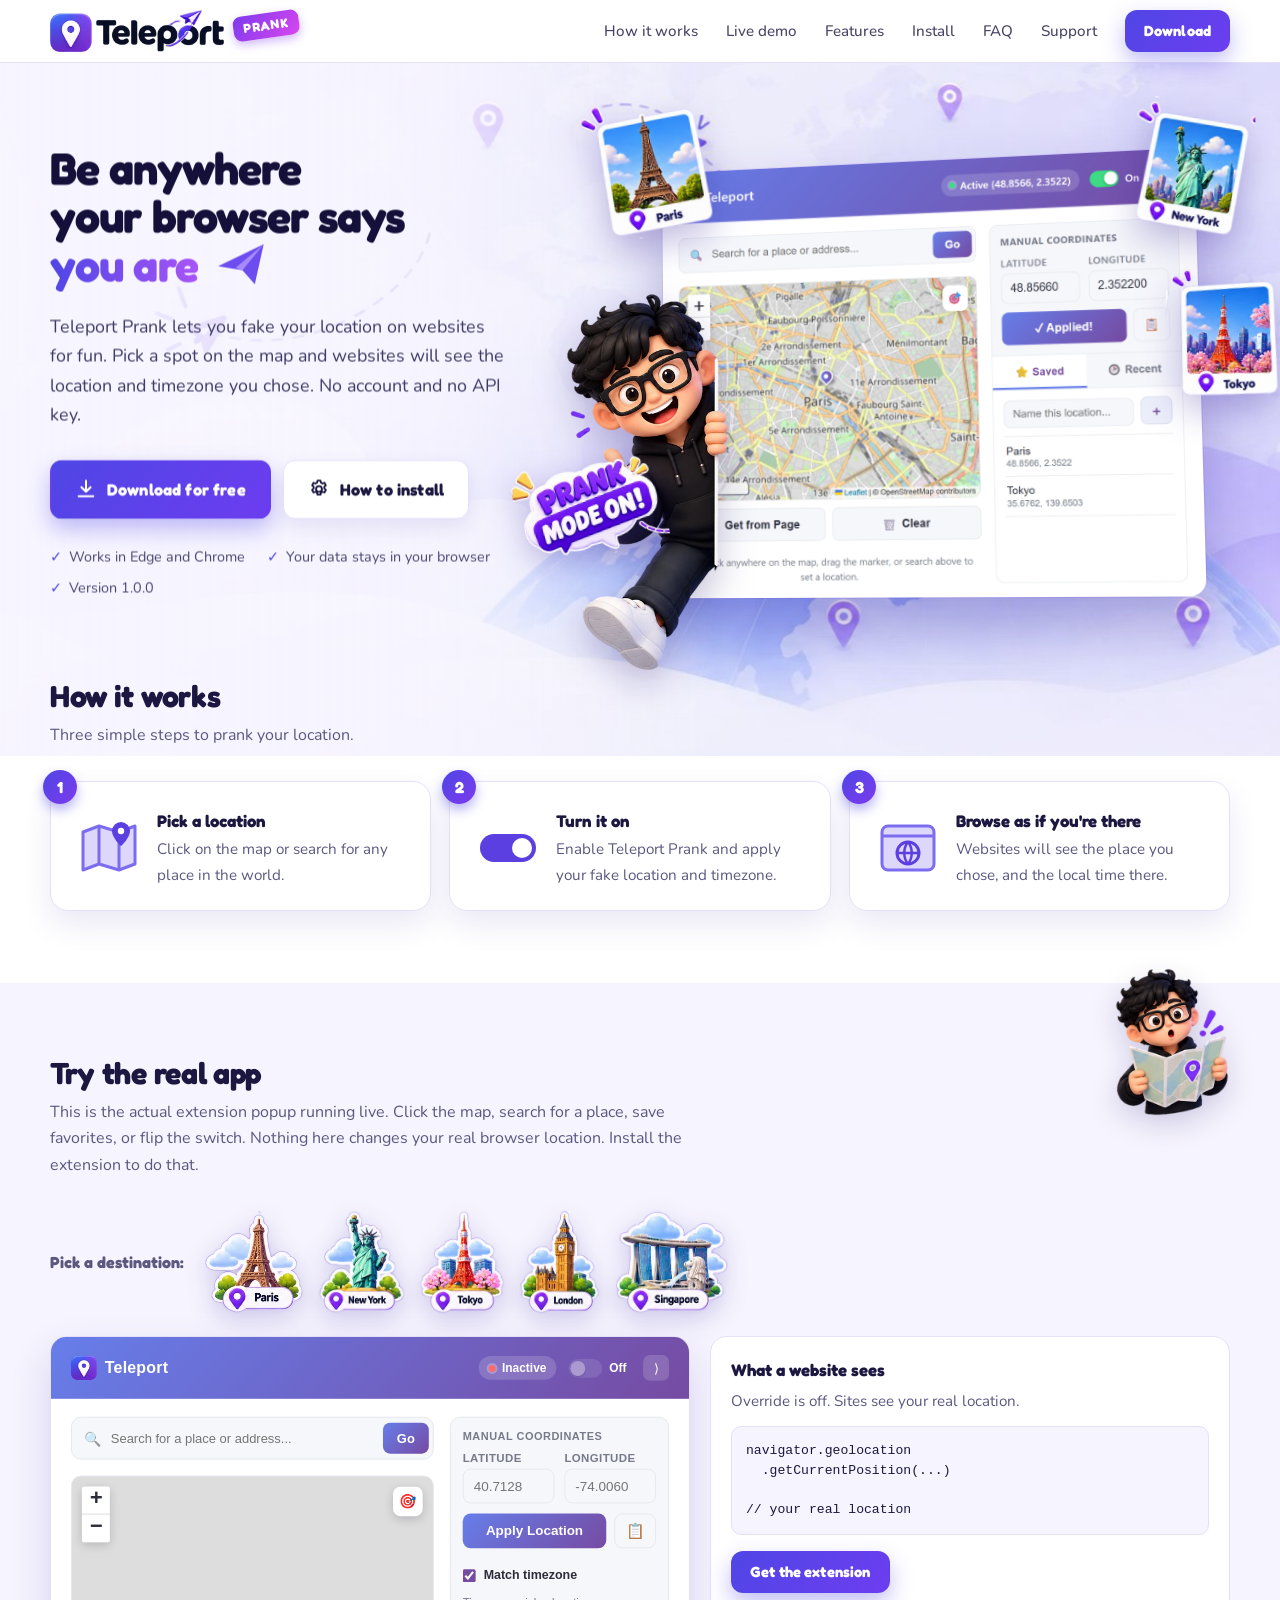
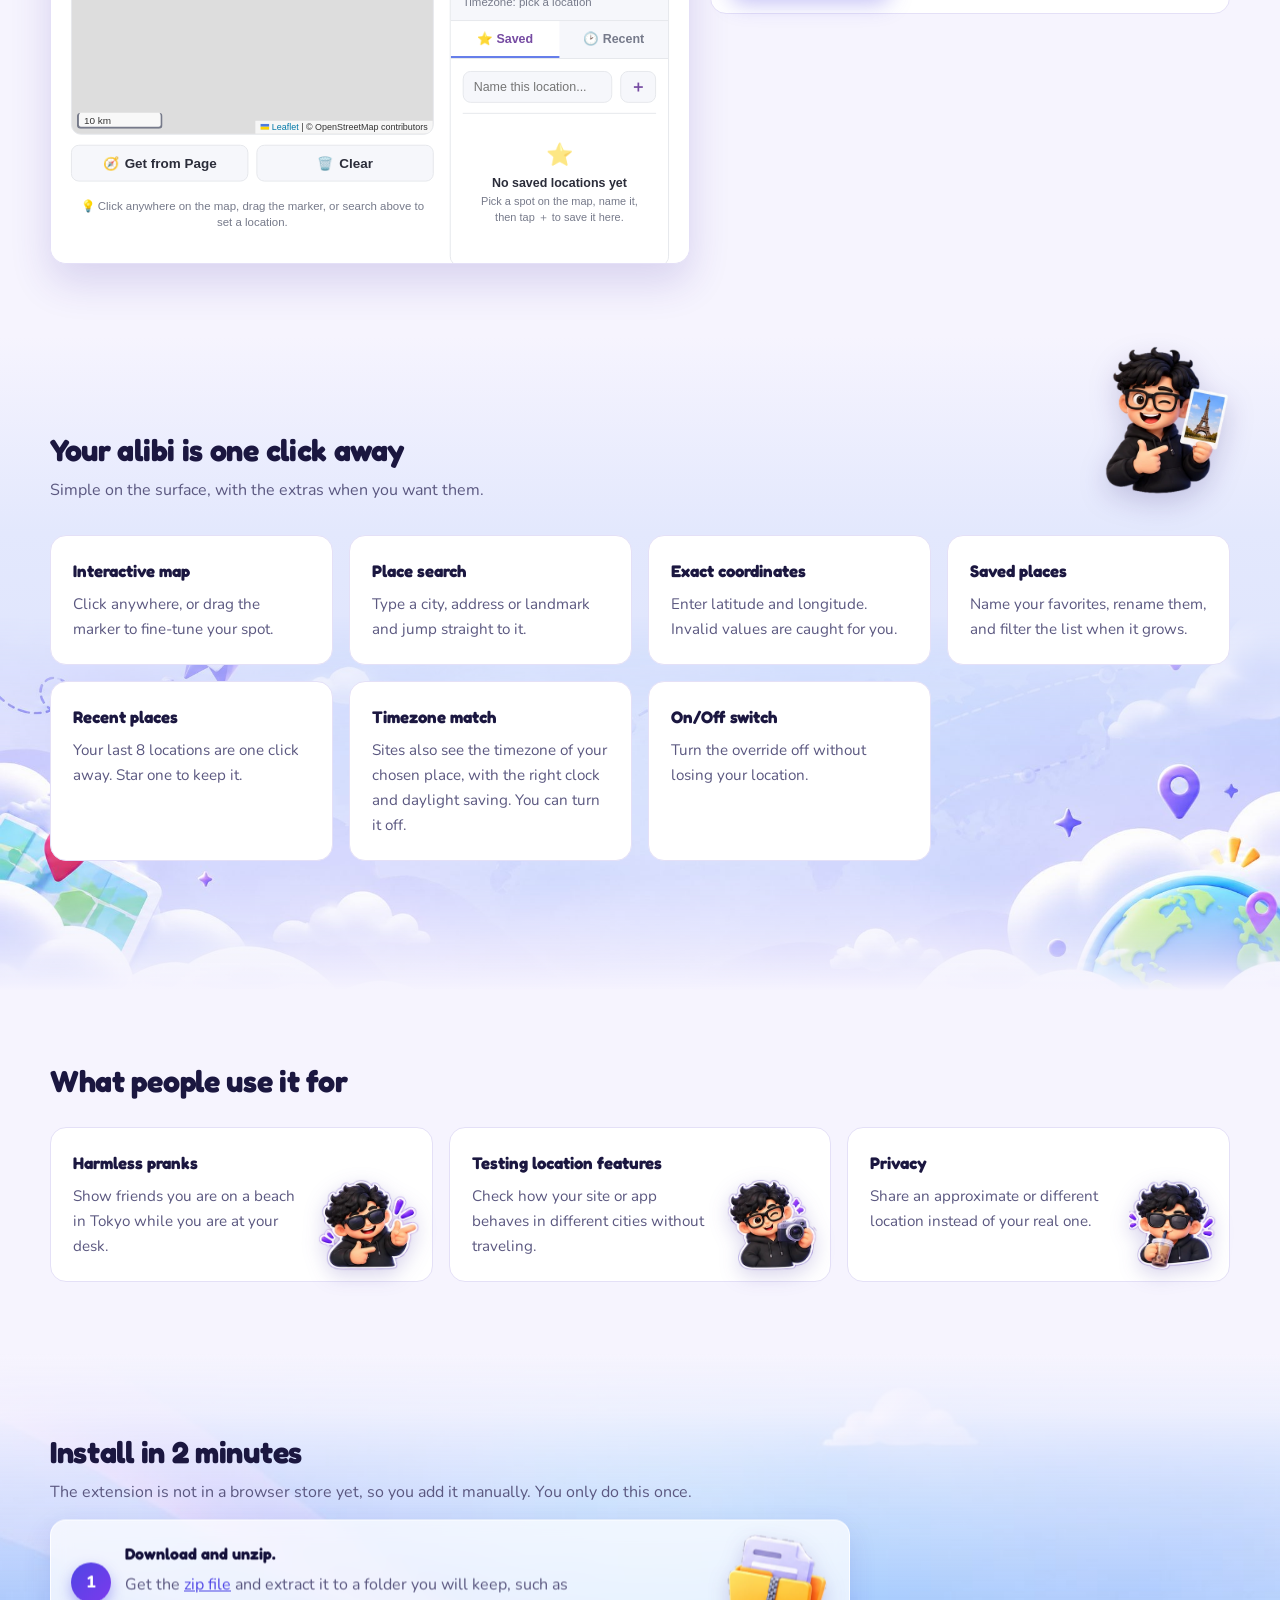
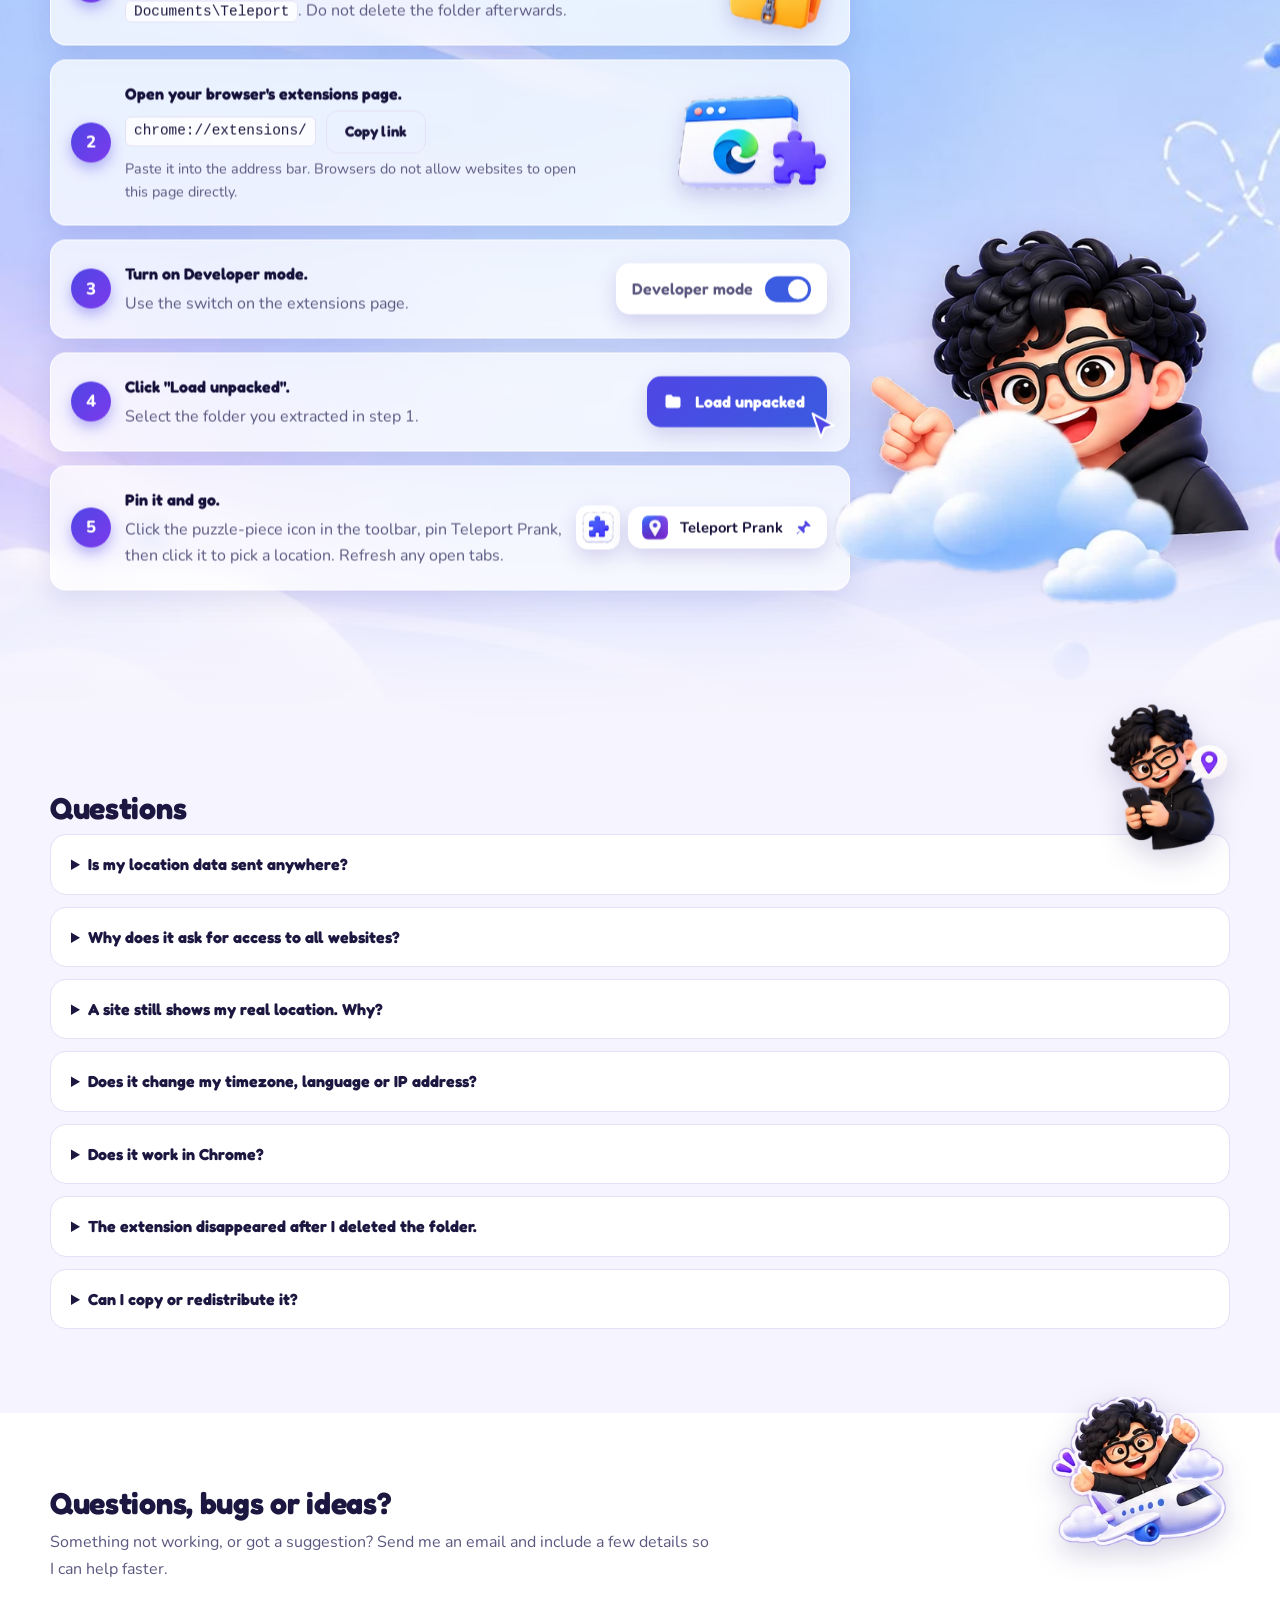
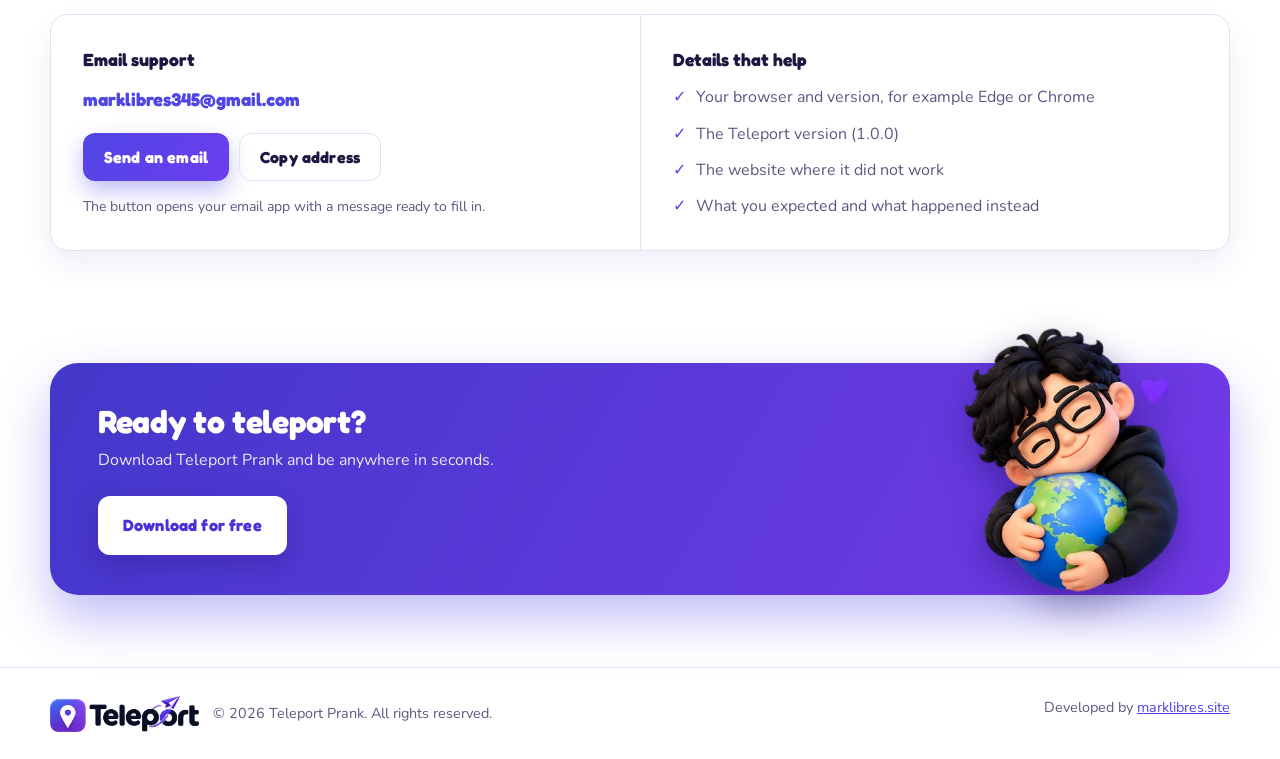
<file: index.html>
<!DOCTYPE html>
<html lang="en">
<head>
  <meta charset="UTF-8">
  <meta name="viewport" content="width=device-width, initial-scale=1.0">
  <title>Teleport Prank - Fake your browser location for fun</title>
  <meta name="description" content="Teleport Prank lets you fake your location on websites for fun. Pick a spot on the map and websites will see the location and timezone you chose. No account and no API key.">
  <meta name="author" content="marklibres.site">
  <meta name="color-scheme" content="light">
  <link rel="icon" href="assets/icon.png">
  <link rel="stylesheet" href="styles.css">
  <script>document.documentElement.classList.add("js")</script>
</head>
<body>
  <a class="skip-link" href="#main">Skip to content</a>

  <header class="site-header">
    <div class="wrap">
      <a class="brand" href="#top">
        <img class="brand-logo" src="assets/pack/logo.webp" width="560" height="134" alt="Teleport">
        <span class="badge-prank">PRANK</span>
      </a>
      <nav class="site-nav" aria-label="Main">
        <a href="#how">How it works</a>
        <a href="#demo">Live demo</a>
        <a href="#features">Features</a>
        <a href="#install">Install</a>
        <a href="#faq">FAQ</a>
        <a href="#support">Support</a>
        <a class="btn btn-primary btn-small" href="https://github.com/mark-anthony-libres/TeleportPrankWeb/releases/latest/download/teleport.zip" download>Download</a>
      </nav>
    </div>
  </header>

  <main id="main">
    <div id="top" class="hero-band">
      <div class="wrap hero">
        <div class="hero-text">
          <h1>Be anywhere<br>your browser says<br><span class="grad">you are</span>
            <svg class="h1-plane" viewBox="0 0 48 40" width="52" height="44" aria-hidden="true"><path d="M2 18 46 2 34 38 24 24 2 18Z" fill="#6d4cf0"/><path d="M24 24 46 2 18 21Z" fill="#a78bfa"/></svg>
          </h1>
          <p class="lead">Teleport Prank lets you fake your location on websites for fun. Pick a spot on the map and websites will see the location and timezone you chose. No account and no API key.</p>
          <div class="hero-actions">
            <a class="btn btn-primary btn-large" href="https://github.com/mark-anthony-libres/TeleportPrankWeb/releases/latest/download/teleport.zip" download>
              <svg viewBox="0 0 24 24" width="22" height="22" aria-hidden="true"><path fill="none" stroke="currentColor" stroke-width="2.2" stroke-linecap="round" stroke-linejoin="round" d="M12 3v12m0 0-5-5m5 5 5-5M4 20h16"/></svg>
              Download for free
            </a>
            <a class="btn btn-light btn-large" href="#install">
              <svg viewBox="0 0 24 24" width="22" height="22" aria-hidden="true"><circle cx="12" cy="12" r="3.2" fill="none" stroke="currentColor" stroke-width="2"/><path fill="none" stroke="currentColor" stroke-width="2" stroke-linejoin="round" d="m10.4 2.8-.5 2.2a7.3 7.3 0 0 0-1.7 1l-2.1-.8-1.6 2.8 1.7 1.5a7.5 7.5 0 0 0 0 2l-1.7 1.5 1.6 2.8 2.1-.8a7.3 7.3 0 0 0 1.7 1l.5 2.2h3.2l.5-2.2a7.3 7.3 0 0 0 1.7-1l2.1.8 1.6-2.8-1.7-1.5a7.5 7.5 0 0 0 0-2l1.7-1.5-1.6-2.8-2.1.8a7.3 7.3 0 0 0-1.7-1l-.5-2.2h-3.2Z"/></svg>
              How to install
            </a>
          </div>
          <ul class="trust">
            <li>Works in Edge and Chrome</li>
            <li>Your data stays in your browser</li>
            <li>Version 1.0.0</li>
          </ul>
        </div>

        <div class="hero-visual">
          <div class="layer layer-paris"><img class="float-card card-paris" src="assets/stickers/paris.webp" width="285" height="300" alt="" aria-hidden="true"></div>
          <div class="layer layer-ny"><img class="float-card card-ny" src="assets/stickers/newyork.webp" width="266" height="300" alt="" aria-hidden="true"></div>
          <div class="layer layer-tokyo"><img class="float-card card-tokyo" src="assets/stickers/tokyo.webp" width="273" height="300" alt="" aria-hidden="true"></div>

          <div class="layer-popup">
            <div class="hero-popup">
              <img src="assets/screenshot.png" width="640" height="515" alt="The Teleport popup showing a map of Paris, the active location in the header, manual coordinate fields, and a saved locations list.">
            </div>
          </div>

          <div class="layer layer-mascot"><img class="hero-mascot" src="assets/mascot/peek.webp" width="284" height="640" alt="" aria-hidden="true"></div>
          <div class="layer layer-bubble"><img class="bubble" src="assets/stickers/bubble.webp" width="440" height="281" alt="Prank mode on!"></div>
        </div>
      </div>
    </div>

    <section id="how" class="how-section">
      <div class="wrap">
        <h2>How it works</h2>
        <p class="section-lead">Three simple steps to prank your location.</p>
        <ol class="how">
          <li>
            <span class="how-num">1</span>
            <svg class="how-icon" viewBox="0 0 64 64" aria-hidden="true"><path d="M6 16 22 10l20 6 16-6v38l-16 6-20-6-16 6Z" fill="#dcd7fb" stroke="#7c6cf0" stroke-width="3" stroke-linejoin="round"/><path d="M22 10v38M42 16v38" stroke="#7c6cf0" stroke-width="3"/><path d="M44 6a9 9 0 0 1 9 9c0 7-9 15-9 15s-9-8-9-15a9 9 0 0 1 9-9Z" fill="#5b3fe0"/><circle cx="44" cy="15" r="3.2" fill="#fff"/></svg>
            <div>
              <h3>Pick a location</h3>
              <p>Click on the map or search for any place in the world.</p>
            </div>
          </li>
          <li>
            <span class="how-num">2</span>
            <svg class="how-icon" viewBox="0 0 64 64" aria-hidden="true"><rect x="4" y="18" width="56" height="28" rx="14" fill="#5b3fe0"/><circle cx="46" cy="32" r="10" fill="#fff"/></svg>
            <div>
              <h3>Turn it on</h3>
              <p>Enable Teleport Prank and apply your fake location and timezone.</p>
            </div>
          </li>
          <li>
            <span class="how-num">3</span>
            <svg class="how-icon" viewBox="0 0 64 64" aria-hidden="true"><rect x="6" y="10" width="52" height="44" rx="6" fill="#dcd7fb" stroke="#7c6cf0" stroke-width="3"/><path d="M6 20h52" stroke="#7c6cf0" stroke-width="3"/><circle cx="32" cy="37" r="11" fill="none" stroke="#5b3fe0" stroke-width="3"/><path d="M21 37h22M32 26c-5 6-5 16 0 22m0-22c5 6 5 16 0 22" fill="none" stroke="#5b3fe0" stroke-width="2.5"/></svg>
            <div>
              <h3>Browse as if you're there</h3>
              <p>Websites will see the place you chose, and the local time there.</p>
            </div>
          </li>
        </ol>
      </div>
    </section>

    <section id="demo" class="alt">
      <div class="wrap">
        <div class="section-head">
          <h2>Try the real app</h2>
          <img class="section-mascot" src="assets/mascot/map.webp" width="303" height="373" alt="" aria-hidden="true">
        </div>
        <p class="section-lead">This is the actual extension popup running live. Click the map, search for a place, save favorites, or flip the switch. Nothing here changes your real browser location. Install the extension to do that.</p>
        <div class="dest" role="group" aria-label="Pick a destination">
          <span class="dest-label">Pick a destination:</span>
          <button type="button" class="dest-btn" data-lat="48.8566" data-lng="2.3522" aria-label="Teleport to Paris"><img src="assets/pack/paris.webp" width="197" height="205" alt=""></button>
          <button type="button" class="dest-btn" data-lat="40.7128" data-lng="-74.006" aria-label="Teleport to New York"><img src="assets/pack/newyork.webp" width="197" height="236" alt=""></button>
          <button type="button" class="dest-btn" data-lat="35.6762" data-lng="139.6503" aria-label="Teleport to Tokyo"><img src="assets/pack/tokyo.webp" width="195" height="236" alt=""></button>
          <button type="button" class="dest-btn" data-lat="51.5074" data-lng="-0.1278" aria-label="Teleport to London"><img src="assets/pack/london.webp" width="193" height="240" alt=""></button>
          <button type="button" class="dest-btn" data-lat="1.2834" data-lng="103.8607" aria-label="Teleport to Singapore"><img src="assets/pack/singapore.webp" width="245" height="226" alt=""></button>
        </div>
        <div class="demo">
          <div class="demo-frame-wrap" id="demoFrameWrap">
            <iframe id="demoFrame" class="demo-frame" src="demo/popup.html" title="Teleport live demo" width="640" height="530" allow="geolocation"></iframe>
          </div>
          <aside class="demo-side" aria-live="polite">
            <h3>What a website sees</h3>
            <p class="demo-place" id="demoStatus">Override is off. Sites see your real location.</p>
            <pre class="demo-code" id="demoCode">navigator.geolocation
  .getCurrentPosition(...)

// your real location</pre>
            <div class="demo-actions">
              <a class="btn btn-primary btn-small" href="#install">Get the extension</a>
            </div>
          </aside>
        </div>
      </div>
    </section>

    <section id="features" data-parallax-bg>
      <div class="wrap">
        <div class="section-head">
          <h2>Your alibi is one click away</h2>
          <img class="section-mascot" src="assets/mascot/photo.webp" width="328" height="372" alt="" aria-hidden="true">
        </div>
        <p class="section-lead">Simple on the surface, with the extras when you want them.</p>
        <div class="grid">
          <div class="card">
            <h3>Interactive map</h3>
            <p>Click anywhere, or drag the marker to fine-tune your spot.</p>
          </div>
          <div class="card">
            <h3>Place search</h3>
            <p>Type a city, address or landmark and jump straight to it.</p>
          </div>
          <div class="card">
            <h3>Exact coordinates</h3>
            <p>Enter latitude and longitude. Invalid values are caught for you.</p>
          </div>
          <div class="card">
            <h3>Saved places</h3>
            <p>Name your favorites, rename them, and filter the list when it grows.</p>
          </div>
          <div class="card">
            <h3>Recent places</h3>
            <p>Your last 8 locations are one click away. Star one to keep it.</p>
          </div>
          <div class="card">
            <h3>Timezone match</h3>
            <p>Sites also see the timezone of your chosen place, with the right clock and daylight saving. You can turn it off.</p>
          </div>
          <div class="card">
            <h3>On/Off switch</h3>
            <p>Turn the override off without losing your location.</p>
          </div>
        </div>
      </div>
    </section>

    <section id="uses" class="alt">
      <div class="wrap">
        <h2>What people use it for</h2>
        <div class="grid">
          <div class="card card-emote">
            <img src="assets/pack/sunglasses.webp" width="231" height="210" alt="" aria-hidden="true">
            <h3>Harmless pranks</h3>
            <p>Show friends you are on a beach in Tokyo while you are at your desk.</p>
          </div>
          <div class="card card-emote">
            <img src="assets/pack/camera.webp" width="213" height="214" alt="" aria-hidden="true">
            <h3>Testing location features</h3>
            <p>Check how your site or app behaves in different cities without traveling.</p>
          </div>
          <div class="card card-emote">
            <img src="assets/pack/boba.webp" width="194" height="203" alt="" aria-hidden="true">
            <h3>Privacy</h3>
            <p>Share an approximate or different location instead of your real one.</p>
          </div>
        </div>
      </div>
    </section>

    <section id="install" data-parallax-bg>
      <div class="wrap install-wrap">
        <div class="section-head">
          <h2>Install in 2 minutes</h2>
        </div>
        <p class="section-lead">The extension is not in a browser store yet, so you add it manually. You only do this once.</p>
        <ol class="steps">
          <li>
            <strong>Download and unzip.</strong>
            <span>Get the <a href="https://github.com/mark-anthony-libres/TeleportPrankWeb/releases/latest/download/teleport.zip" download>zip file</a> and extract it to a folder you will keep, such as <code>Documents\Teleport</code>. Do not delete the folder afterwards.</span>
            <img class="step-art" src="assets/install/folder.webp" width="210" height="202" alt="" aria-hidden="true">
          </li>
          <li>
            <strong>Open your browser's extensions page.</strong>
            <span class="copy-row">
              <code id="extUrl">edge://extensions/</code>
              <button type="button" class="btn btn-ghost btn-small" id="copyUrl">Copy link</button>
            </span>
            <span class="hint" id="extHint">Paste it into the address bar. Browsers do not allow websites to open this page directly.</span>
            <img class="step-art" src="assets/install/browser.webp" width="240" height="154" alt="" aria-hidden="true">
          </li>
          <li>
            <strong>Turn on Developer mode.</strong>
            <span>Use the switch on the extensions page.</span>
            <span class="step-art chip-toggle" aria-hidden="true">Developer mode <i></i></span>
          </li>
          <li>
            <strong>Click "Load unpacked".</strong>
            <span>Select the folder you extracted in step 1.</span>
            <span class="step-art chip-load" aria-hidden="true"><svg viewBox="0 0 24 24" width="20" height="20"><path fill="#fff" d="M3 6.5A2.5 2.5 0 0 1 5.5 4H10l2 2.5h6.5A2.5 2.5 0 0 1 21 9v8.5a2.5 2.5 0 0 1-2.5 2.5h-13A2.5 2.5 0 0 1 3 17.5Z"/></svg>Load unpacked<svg class="cursor" viewBox="0 0 24 24" width="34" height="34"><path fill="#4f46e5" stroke="#fff" stroke-width="1.5" stroke-linejoin="round" d="M4 3l15 8.5-6.5 1.7L9.8 20Z"/></svg></span>
          </li>
          <li>
            <strong>Pin it and go.</strong>
            <span>Click the puzzle-piece icon in the toolbar, pin Teleport Prank, then click it to pick a location. Refresh any open tabs.</span>
            <span class="step-art chip-pin" aria-hidden="true"><img src="assets/install/puzzle.webp" width="90" height="87" alt=""><b><img src="assets/icon.png" width="26" height="26" alt="">Teleport Prank<svg viewBox="0 0 24 24" width="18" height="18"><path fill="#4f46e5" d="M14.5 3 21 9.5l-2 1-3.5-.5-3 3 .5 5-1.5 1.5-4-4L3 21l-1-1 5.5-4.5-4-4L5 10l5 .5 3-3-.5-3.500Z"/></svg></b></span>
          </li>
        </ol>
        <div class="install-hero" aria-hidden="true">
          <img class="install-mascot" src="assets/install/mascot.webp" width="488" height="395" alt="">
          <img class="install-cloud" src="assets/install/cloud.webp" width="321" height="184" alt="">
        </div>
      </div>
    </section>

    <section id="faq" class="alt">
      <div class="wrap">
        <div class="section-head">
          <h2>Questions</h2>
          <img class="section-mascot" src="assets/mascot/phone.webp" width="305" height="360" alt="" aria-hidden="true">
        </div>
        <details>
          <summary>Is my location data sent anywhere?</summary>
          <p>No. Your chosen location and saved places are stored only in your browser. The only network requests go to OpenStreetMap for map tiles and place search.</p>
        </details>
        <details>
          <summary>Why does it ask for access to all websites?</summary>
          <p>To replace the browser's location on any page you visit. It does not read or collect page content.</p>
        </details>
        <details>
          <summary>A site still shows my real location. Why?</summary>
          <p>Some sites guess your location from your IP address, which no extension can change. Make sure the switch is On, then refresh the page. Browser pages such as edge:// and chrome:// cannot be modified.</p>
        </details>
        <details>
          <summary>Does it change my timezone, language or IP address?</summary>
          <p>It changes your location and, by default, your timezone to match the place you pick. It does not change your language, and it cannot change your IP address. Only a VPN does that. Sites that guess your location from your IP can still see it.</p>
        </details>
        <details>
          <summary>Does it work in Chrome?</summary>
          <p>Yes. It works in Edge, Chrome and other Chromium browsers.</p>
        </details>
        <details>
          <summary>The extension disappeared after I deleted the folder.</summary>
          <p>Manually installed extensions run from the folder you selected. Keep that folder in a permanent place, then load it again if you moved or removed it.</p>
        </details>
        <details>
          <summary>Can I copy or redistribute it?</summary>
          <p>Personal use is allowed. Copying, modifying and redistributing are not. The license is included in the project.</p>
        </details>
      </div>
    </section>

    <section id="support">
      <div class="wrap">
        <div class="section-head">
          <h2>Questions, bugs or ideas?</h2>
          <img class="section-mascot" src="assets/pack/plane.webp" width="243" height="202" alt="" aria-hidden="true">
        </div>
        <p class="section-lead">Something not working, or got a suggestion? Send me an email and include a few details so I can help faster.</p>
        <div class="support-card">
          <div class="support-col">
            <h3>Email support</h3>
            <p class="support-mail"><span id="supportAddress">marklibres345 [at] gmail.com</span></p>
            <div class="support-actions">
              <a class="btn btn-primary" id="supportMail" href="#support">Send an email</a>
              <button type="button" class="btn btn-ghost" id="copyMail">Copy address</button>
            </div>
            <p class="support-note">The button opens your email app with a message ready to fill in.</p>
          </div>
          <div class="support-col">
            <h3>Details that help</h3>
            <ul class="support-list">
              <li>Your browser and version, for example Edge or Chrome</li>
              <li>The Teleport version (1.0.0)</li>
              <li>The website where it did not work</li>
              <li>What you expected and what happened instead</li>
            </ul>
          </div>
        </div>
      </div>
    </section>

    <section class="cta-section">
      <div class="wrap">
        <div class="cta">
          <div class="cta-text">
            <h2>Ready to teleport?</h2>
            <p>Download Teleport Prank and be anywhere in seconds.</p>
            <a class="btn btn-white btn-large" href="https://github.com/mark-anthony-libres/TeleportPrankWeb/releases/latest/download/teleport.zip" download>Download for free</a>
          </div>
          <img class="cta-mascot" src="assets/mascot/globe.webp" width="325" height="386" alt="" aria-hidden="true">
        </div>
      </div>
    </section>
  </main>

  <footer class="site-footer">
    <div class="wrap">
      <span class="footer-brand">
        <img src="assets/pack/logo.webp" width="560" height="134" alt="Teleport">
        <span>&copy; 2026 Teleport Prank. All rights reserved.</span>
      </span>
      <span>Developed by <a href="https://marklibres.site">marklibres.site</a></span>
    </div>
  </footer>

  <script src="script.js"></script>
  <script src="demo.js"></script>
  <script src="motion.js"></script>
</body>
</html>
</file>
<file: styles.css>
@font-face {
  font-family: 'Fredoka';
  font-style: normal;
  font-weight: 400 700;
  font-display: swap;
  src: url('assets/fonts/fredoka.woff2') format('woff2');
  unicode-range: U+0000-00FF, U+0131, U+0152-0153, U+02BB-02BC, U+02C6, U+02DA, U+02DC, U+0304, U+0308, U+0329, U+2000-206F, U+20AC, U+2122, U+2191, U+2193, U+2212, U+2215, U+FEFF, U+FFFD;
}

@font-face {
  font-family: 'Nunito';
  font-style: normal;
  font-weight: 400 800;
  font-display: swap;
  src: url('assets/fonts/nunito.woff2') format('woff2');
  unicode-range: U+0000-00FF, U+0131, U+0152-0153, U+02BB-02BC, U+02C6, U+02DA, U+02DC, U+0304, U+0308, U+0329, U+2000-206F, U+20AC, U+2122, U+2191, U+2193, U+2212, U+2215, U+FEFF, U+FFFD;
}

:root {
  --font-display: "Fredoka", "Nunito", system-ui, -apple-system, "Segoe UI", sans-serif;
  --bg: #ffffff;
  --bg-alt: #f6f4fe;
  --surface: #ffffff;
  --border: #e4e0f7;
  --text: #1b1740;
  --muted: #5b5880;
  --accent: #4f46e5;
  --accent-2: #7c3aed;
  --shadow: 0 18px 40px rgba(60, 40, 160, 0.16);
}

* { box-sizing: border-box; }

html { scroll-behavior: smooth; scroll-padding-top: 76px; }

body {
  margin: 0;
  font-family: "Nunito", system-ui, -apple-system, "Segoe UI", Roboto, sans-serif;
  background: var(--bg);
  color: var(--text);
  line-height: 1.65;
  font-size: 1rem;
  overflow-x: hidden;
}

a { color: var(--accent); }

:focus-visible {
  outline: 3px solid var(--accent);
  outline-offset: 2px;
  border-radius: 6px;
}

img { max-width: 100%; }

.skip-link {
  position: absolute;
  left: 16px;
  top: -60px;
  background: var(--accent);
  color: #fff;
  padding: 10px 16px;
  border-radius: 8px;
  z-index: 30;
}

.skip-link:focus { top: 12px; }

.wrap {
  width: min(1180px, 100% - 32px);
  margin-inline: auto;
}

.site-header {
  position: sticky;
  top: 0;
  z-index: 20;
  background: rgba(255, 255, 255, 0.92);
  backdrop-filter: blur(10px);
  border-bottom: 1px solid var(--border);
}

.site-header .wrap {
  display: flex;
  align-items: center;
  justify-content: space-between;
  gap: 16px;
  padding-block: 10px;
}

.brand {
  display: flex;
  align-items: center;
  gap: 10px;
  color: var(--text);
  text-decoration: none;
  white-space: nowrap;
}

.brand-logo {
  display: block;
  width: auto;
  height: 42px;
}

.badge-prank {
  display: inline-block;
  padding: 2px 10px;
  font-size: 0.8rem;
  font-weight: 800;
  letter-spacing: 0.06em;
  color: #fff;
  background: linear-gradient(135deg, #7c3aed, #d946ef);
  border-radius: 8px;
  transform: rotate(-8deg) translateY(-6px);
  box-shadow: 0 4px 10px rgba(124, 58, 237, 0.35);
}

.site-nav {
  display: flex;
  align-items: center;
  gap: 28px;
  font-size: 0.95rem;
  font-weight: 500;
}

.site-nav a:not(.btn) {
  color: var(--text);
  text-decoration: none;
  opacity: 0.8;
}

.site-nav a:not(.btn):hover { opacity: 1; color: var(--accent); }

.btn {
  display: inline-flex;
  align-items: center;
  justify-content: center;
  gap: 10px;
  padding: 10px 20px;
  border-radius: 12px;
  font: inherit;
  font-weight: 700;
  text-decoration: none;
  border: 1px solid var(--border);
  background: transparent;
  color: var(--text);
  cursor: pointer;
  transition: transform 0.15s ease, box-shadow 0.15s ease, filter 0.15s ease;
}

.btn:hover { transform: translateY(-1px); }

.btn-primary {
  background: linear-gradient(135deg, #4f46e5, #6d3df0);
  border-color: transparent;
  color: #fff;
  box-shadow: 0 10px 22px rgba(79, 70, 229, 0.35);
}

.btn-primary:hover { filter: brightness(1.08); }

.btn-light {
  background: #fff;
  border-color: var(--border);
  box-shadow: 0 8px 20px rgba(60, 40, 160, 0.1);
}

.btn-white {
  background: #fff;
  border-color: transparent;
  color: #4f2fd8;
  box-shadow: 0 10px 24px rgba(30, 10, 100, 0.25);
}

.btn-ghost:hover { border-color: var(--accent); color: var(--accent); }

.btn-small { padding: 8px 18px; font-size: 0.92rem; }

.btn-large { padding: 15px 24px; font-size: 1.02rem; }

.hero-band {
  background: #efeefc;
  position: relative;
  overflow: hidden;
  isolation: isolate;
}

.hero-band::before {
  content: "";
  position: absolute;
  inset: -16% -3% -3% -3%;
  z-index: -2;
  background: url("assets/hero-bg.jpg") center bottom / cover no-repeat;
  transform: translate3d(calc(var(--mx, 0) * -10px), calc(var(--my, 0) * -6px + var(--sy, 0) * 0.2px), 0);
  will-change: transform;
}

.hero-band::after {
  content: "";
  position: absolute;
  inset: 0;
  z-index: -1;
  background: linear-gradient(90deg, rgba(247, 245, 255, 0.94) 0%, rgba(247, 245, 255, 0.8) 34%, rgba(247, 245, 255, 0) 56%);
  pointer-events: none;
}

.hero {
  position: relative;
  display: grid;
  grid-template-columns: minmax(0, 0.9fr) minmax(0, 1.4fr);
  gap: 16px;
  align-items: center;
  padding-block: 56px 130px;
}

.pill {
  display: inline-flex;
  align-items: center;
  gap: 8px;
  padding: 8px 16px;
  margin-bottom: 20px;
  font-size: 0.82rem;
  font-weight: 800;
  letter-spacing: 0.06em;
  color: #5b3fe0;
  background: rgba(255, 255, 255, 0.75);
  border-radius: 999px;
  box-shadow: 0 4px 12px rgba(91, 63, 224, 0.12);
}

.hero h1 {
  margin: 0 0 20px;
  font-size: clamp(2rem, 3.5vw, 3.4rem);
  white-space: nowrap;
  line-height: 1.08;
  letter-spacing: -0.02em;
  font-weight: 900;
  color: #14103a;
}

.hero h1 .grad {
  background: linear-gradient(90deg, #4f46e5, #a855f7);
  -webkit-background-clip: text;
  background-clip: text;
  color: transparent;
}

.h1-plane {
  display: inline-block;
  vertical-align: middle;
  margin-left: 8px;
  transform: translateY(-4px) rotate(-6deg);
}

.lead {
  max-width: 29em;
  margin: 0 0 30px;
  color: #3f3b66;
  font-size: 1.12rem;
}

.hero-actions {
  display: flex;
  flex-wrap: wrap;
  gap: 12px;
}

.trust {
  display: flex;
  flex-wrap: wrap;
  gap: 8px 22px;
  margin: 26px 0 0;
  padding: 0;
  list-style: none;
  color: #4a4670;
  font-size: 0.9rem;
}

.trust li::before {
  content: "\2713";
  color: #4f46e5;
  font-weight: 800;
  margin-right: 7px;
}

.hero-visual {
  position: relative;
  padding: 40px 34px 30px 132px;
}

.hero-popup {
  position: relative;
  z-index: 2;
  transform: perspective(1500px) rotateY(-9deg) rotateX(3deg) rotateZ(-1.5deg);
  transform-origin: center;
}

.hero-popup img {
  display: block;
  width: 100%;
  height: auto;
  border-radius: 16px;
  box-shadow: 0 30px 60px rgba(50, 30, 150, 0.3), 0 0 0 1px rgba(124, 58, 237, 0.12);
}

.hero-mascot {
  position: absolute;
  z-index: 4;
  left: 44px;
  bottom: -46px;
  width: 165px;
  height: auto;
  filter: drop-shadow(0 14px 18px rgba(30, 10, 100, 0.25));
}

.bubble {
  position: absolute;
  z-index: 5;
  left: -6px;
  bottom: 70px;
  width: 150px;
  height: auto;
  transform: rotate(-9deg);
  filter: drop-shadow(0 10px 16px rgba(60, 40, 160, 0.3));
}

.float-card {
  position: absolute;
  z-index: 3;
  height: auto;
  filter: drop-shadow(0 14px 18px rgba(50, 30, 150, 0.3));
}

.card-paris {
  top: -18px;
  left: 60px;
  width: 130px;
  transform: rotate(-4deg);
}

.card-ny {
  top: -20px;
  right: -22px;
  width: 120px;
  transform: rotate(4deg);
}

.card-tokyo {
  top: 150px;
  right: -52px;
  width: 118px;
  transform: rotate(3deg);
}

section { padding-block: 72px; }

section { overflow-x: clip; }

section.alt { background: var(--bg-alt); }

section h2 {
  margin: 0 0 8px;
  font-size: 1.9rem;
  line-height: 1.2;
  font-weight: 800;
  letter-spacing: -0.01em;
}

.section-lead {
  max-width: 660px;
  margin: 0 0 32px;
  color: var(--muted);
}

.section-head {
  position: relative;
  min-height: 0;
}

.section-mascot {
  position: absolute;
  right: 0;
  bottom: -26px;
  width: auto;
  height: 150px;
  filter: drop-shadow(0 10px 14px rgba(30, 10, 100, 0.18));
  pointer-events: none;
}

.how-section {
  position: relative;
  z-index: 6;
  margin-top: -78px;
  padding-top: 0;
}

.how-section h2 { margin-top: 0; }

.how {
  display: grid;
  grid-template-columns: repeat(auto-fit, minmax(280px, 1fr));
  gap: 18px;
  margin: 0;
  padding: 0;
  list-style: none;
}

.how li {
  position: relative;
  display: flex;
  align-items: center;
  gap: 16px;
  padding: 26px 22px 22px 26px;
  background: #fff;
  border: 1px solid var(--border);
  border-radius: 18px;
  box-shadow: 0 14px 30px rgba(60, 40, 160, 0.1);
}

.how-num {
  position: absolute;
  top: -12px;
  left: -8px;
  display: grid;
  place-items: center;
  width: 34px;
  height: 34px;
  font-weight: 800;
  color: #fff;
  background: linear-gradient(135deg, #4f46e5, #7c3aed);
  border-radius: 50%;
  box-shadow: 0 6px 12px rgba(79, 70, 229, 0.4);
}

.how-icon {
  flex: none;
  width: 64px;
  height: 64px;
}

.how h3 { margin: 0 0 2px; font-size: 1.05rem; }

.how p { margin: 0; color: var(--muted); font-size: 0.95rem; }

.grid {
  display: grid;
  gap: 16px;
  grid-template-columns: repeat(auto-fit, minmax(260px, 1fr));
}

section h2 + .grid { margin-top: 28px; }

.card {
  padding: 22px;
  background: var(--surface);
  border: 1px solid var(--border);
  border-radius: 16px;
}

.card h3 { margin: 0 0 6px; font-size: 1.05rem; }

.card p { margin: 0; color: var(--muted); font-size: 0.95rem; }

.steps {
  counter-reset: step;
  display: grid;
  gap: 14px;
  margin: 0;
  padding: 0;
  list-style: none;
}

.steps li {
  counter-increment: step;
  position: relative;
  display: grid;
  gap: 6px;
  padding: 18px 20px 18px 68px;
  background: var(--surface);
  border: 1px solid var(--border);
  border-radius: 16px;
}

.steps li::before {
  content: counter(step);
  position: absolute;
  left: 20px;
  top: 18px;
  display: grid;
  place-items: center;
  width: 30px;
  height: 30px;
  font-weight: 800;
  color: #fff;
  background: linear-gradient(135deg, #4f46e5, #7c3aed);
  border-radius: 50%;
}

.steps span { color: var(--muted); }

.steps .hint { font-size: 0.9rem; }

.copy-row {
  display: flex !important;
  flex-wrap: wrap;
  align-items: center;
  gap: 10px;
}

code {
  padding: 2px 8px;
  font-size: 0.9em;
  color: var(--text);
  background: var(--bg-alt);
  border: 1px solid var(--border);
  border-radius: 6px;
}

details {
  margin-bottom: 12px;
  padding: 16px 20px;
  background: var(--surface);
  border: 1px solid var(--border);
  border-radius: 16px;
}

summary { cursor: pointer; font-weight: 700; }

details p { margin: 10px 0 0; color: var(--muted); }

.cta-section { padding-block: 40px 72px; }

.cta {
  position: relative;
  display: flex;
  align-items: center;
  min-height: 220px;
  padding: 40px 48px;
  color: #fff;
  background: linear-gradient(120deg, #4338ca, #7c3aed 60%, #c026d3);
  border-radius: 28px;
  box-shadow: 0 24px 50px rgba(79, 70, 229, 0.35);
}

.cta-text { position: relative; z-index: 2; max-width: 520px; }

.cta h2 { margin: 0 0 6px; font-size: 2rem; }

.cta p { margin: 0 0 22px; color: rgba(255, 255, 255, 0.88); }

.cta-mascot {
  position: absolute;
  right: 48px;
  bottom: 0;
  height: 270px;
  width: auto;
  filter: drop-shadow(0 14px 18px rgba(20, 5, 80, 0.4));
}

.demo {
  display: grid;
  grid-template-columns: minmax(0, 640px) 1fr;
  gap: 20px;
  align-items: start;
}

.demo-frame-wrap {
  width: 100%;
  max-width: 640px;
  overflow: hidden;
  background: #fff;
  border: 1px solid var(--border);
  border-radius: 16px;
  box-shadow: var(--shadow);
}

.demo-frame {
  display: block;
  width: 640px;
  height: 530px;
  border: 0;
  transform-origin: top left;
}

.demo-side {
  padding: 20px;
  background: var(--surface);
  border: 1px solid var(--border);
  border-radius: 16px;
}

.demo-side h3 { margin: 0 0 4px; font-size: 1.05rem; }

.demo-place { margin: 0 0 12px; color: var(--muted); font-size: 0.95rem; }

.demo-code {
  margin: 0 0 16px;
  padding: 14px;
  overflow-x: auto;
  font-size: 0.82rem;
  line-height: 1.5;
  color: var(--text);
  background: var(--bg-alt);
  border: 1px solid var(--border);
  border-radius: 10px;
}

.demo-actions { display: flex; flex-wrap: wrap; gap: 8px; }

.dest {
  display: flex;
  flex-wrap: wrap;
  align-items: flex-end;
  gap: 10px 14px;
  margin: 0 0 22px;
}

.dest-label {
  align-self: center;
  margin-right: 6px;
  font-weight: 700;
  color: var(--muted);
}

.dest-btn {
  padding: 0;
  background: none;
  border: 0;
  border-radius: 16px;
  cursor: pointer;
  transition: transform 0.18s ease;
}

.dest-btn img {
  display: block;
  width: auto;
  height: 104px;
  filter: drop-shadow(0 8px 12px rgba(60, 40, 160, 0.22));
}

.dest-btn:hover,
.dest-btn:focus-visible { transform: translateY(-4px) scale(1.04); }

.card-emote {
  position: relative;
  padding-right: 120px;
  min-height: 120px;
}

.card-emote img {
  position: absolute;
  right: 12px;
  bottom: 10px;
  width: auto;
  height: 92px;
  filter: drop-shadow(0 6px 10px rgba(60, 40, 160, 0.2));
}

.footer-brand {
  display: flex;
  align-items: center;
  gap: 14px;
  flex-wrap: wrap;
}

.footer-brand img {
  width: auto;
  height: 36px;
}

.site-footer {
  padding-block: 28px;
  color: var(--muted);
  font-size: 0.9rem;
  border-top: 1px solid var(--border);
}

.site-footer .wrap {
  display: flex;
  flex-wrap: wrap;
  justify-content: space-between;
  gap: 12px;
}

@media (max-width: 1060px) {
  .demo { grid-template-columns: 1fr; }
  .section-mascot { height: 120px; }
}

@media (max-width: 960px) {
  .hero { grid-template-columns: 1fr; padding-block: 40px 110px; }
  .hero-visual { padding: 36px 24px 24px 56px; max-width: 700px; margin-inline: auto; }
  .site-nav a:not(.btn) { display: none; }
  .cta-mascot { height: 200px; right: 16px; }
}

@media (max-width: 640px) {
  .dest-btn img { height: 78px; }
  .dest-label { flex-basis: 100%; }
  .hero-mascot { width: 112px; left: 6px; bottom: -34px; }
  .bubble { bottom: -22px; left: 104px; width: 104px; }
  .card-paris { width: 96px; left: 30px; }
  .card-ny { width: 88px; right: -6px; }
  .card-tokyo { width: 88px; top: 120px; right: -14px; }
  .hero-visual { padding: 30px 14px 20px 40px; }
  .hero-actions .btn { width: 100%; }
  .section-mascot { display: none; }
  .cta { padding: 28px 24px 190px; }
  .cta-mascot { height: 170px; right: 50%; transform: translateX(50%); }
  .steps li { padding-left: 60px; }
  .badge-prank { font-size: 0.7rem; }
  .brand-logo { height: 34px; }
}

@media (prefers-reduced-motion: reduce) {
  html { scroll-behavior: auto; }
  .btn { transition: none; }
}

@keyframes rise {
  from { opacity: 0; translate: 0 24px; }
  to { opacity: 1; translate: 0 0; }
}

@keyframes dropIn {
  from { translate: 0 -100%; }
  to { translate: 0 0; }
}

@keyframes slideFromRight {
  from { opacity: 0; translate: 70px 24px; scale: 0.96; }
  to { opacity: 1; translate: 0 0; scale: 1; }
}

@keyframes peekIn {
  from { opacity: 0; translate: -90px 40px; }
  to { opacity: 1; translate: 0 0; }
}

@keyframes popScale {
  from { opacity: 0; scale: 0.4; }
  to { opacity: 1; scale: 1; }
}

@keyframes floaty {
  0%, 100% { translate: 0 0; }
  50% { translate: 0 -10px; }
}

@keyframes sway {
  0%, 100% { rotate: 0deg; }
  50% { rotate: 2deg; }
}

@keyframes wiggle {
  0%, 82%, 100% { rotate: 0deg; }
  86% { rotate: 5deg; }
  90% { rotate: -4deg; }
  94% { rotate: 3deg; }
}

@keyframes planeFly {
  0%, 100% { translate: 0 0; }
  50% { translate: 10px -7px; }
}

@keyframes glow {
  0%, 100% { box-shadow: 0 10px 22px rgba(79, 70, 229, 0.35); }
  50% { box-shadow: 0 14px 34px rgba(124, 58, 237, 0.6); }
}

@keyframes shift {
  0%, 100% { background-position: 0% 50%; }
  50% { background-position: 100% 50%; }
}

@keyframes badgePop {
  from { scale: 0; }
  to { scale: 1; }
}

.site-header { animation: dropIn 0.6s ease both; }

.hero .pill { animation: rise 0.7s ease 0.15s both; }
.hero h1 { animation: rise 0.8s ease 0.25s both; }
.hero .lead { animation: rise 0.8s ease 0.4s both; }
.hero-actions { animation: rise 0.8s ease 0.55s both; }
.hero .trust { animation: rise 0.8s ease 0.7s both; }

.h1-plane { animation: planeFly 3.4s ease-in-out 1.2s infinite; }

.hero-actions .btn-primary { animation: glow 2.8s ease-in-out 1.6s infinite; }

.badge-prank { animation: wiggle 5s ease-in-out 1.5s infinite; }

.hero-popup { animation: slideFromRight 1s cubic-bezier(0.2, 0.7, 0.2, 1) 0.3s both; }

.hero-mascot {
  animation:
    peekIn 0.9s cubic-bezier(0.2, 0.8, 0.2, 1) 0.6s both,
    sway 5s ease-in-out 1.6s infinite;
  transform-origin: 50% 90%;
}

.bubble {
  animation:
    popScale 0.55s cubic-bezier(0.34, 1.56, 0.64, 1) 1.3s both,
    wiggle 6s ease-in-out 2.4s infinite;
}

.card-paris {
  animation:
    popScale 0.6s cubic-bezier(0.34, 1.56, 0.64, 1) 0.9s both,
    floaty 5.2s ease-in-out 1.5s infinite;
}

.card-ny {
  animation:
    popScale 0.6s cubic-bezier(0.34, 1.56, 0.64, 1) 1s both,
    floaty 4.6s ease-in-out 1.6s infinite;
}

.card-tokyo {
  animation:
    popScale 0.6s cubic-bezier(0.34, 1.56, 0.64, 1) 1.1s both,
    floaty 5.8s ease-in-out 1.7s infinite;
}

.js [data-reveal] {
  opacity: 0;
  transition:
    opacity 0.7s ease var(--d, 0s),
    transform 0.8s cubic-bezier(0.2, 0.7, 0.2, 1) var(--d, 0s);
}

.js [data-reveal="up"] { transform: translateY(32px); }
.js [data-reveal="left"] { transform: translateX(-40px); }
.js [data-reveal="right"] { transform: translateX(40px); }
.js [data-reveal="zoom"] { transform: scale(0.92); }

.js [data-reveal].in {
  opacity: 1;
  transform: none;
}

.section-mascot { animation: floaty 5s ease-in-out infinite; }

.dest-btn img { animation: floaty 3.8s ease-in-out infinite; }
.dest-btn:nth-of-type(2) img { animation-delay: -0.7s; }
.dest-btn:nth-of-type(3) img { animation-delay: -1.4s; }
.dest-btn:nth-of-type(4) img { animation-delay: -2.1s; }
.dest-btn:nth-of-type(5) img { animation-delay: -2.8s; }

.how li.in .how-num {
  animation: badgePop 0.5s cubic-bezier(0.34, 1.56, 0.64, 1) calc(var(--d, 0s) + 0.3s) both;
}

.how li,
.card,
.steps li,
details {
  transition: translate 0.25s ease, box-shadow 0.25s ease;
}

.how li:hover,
.card:hover,
.steps li:hover {
  translate: 0 -5px;
  box-shadow: 0 18px 34px rgba(60, 40, 160, 0.14);
}

.how-icon {
  transition: rotate 0.3s ease, scale 0.3s ease;
}

.how li:hover .how-icon {
  rotate: -6deg;
  scale: 1.1;
}

.card-emote img {
  transition: rotate 0.3s ease, scale 0.3s ease;
}

.card-emote:hover img {
  rotate: -7deg;
  scale: 1.1;
}

details[open] > p { animation: rise 0.35s ease both; }

.cta {
  background-size: 200% 200%;
  animation: shift 10s ease infinite;
}

.cta-mascot { animation: floaty 4.5s ease-in-out infinite; }

@media (prefers-reduced-motion: reduce) {
  *,
  *::before,
  *::after {
    animation: none !important;
    transition: none !important;
  }

  .js [data-reveal] {
    opacity: 1 !important;
    transform: none !important;
  }
}

.hero-text {
  transform: translate3d(calc(var(--mx, 0) * 6px), calc(var(--sy, 0) * 0.07px), 0);
  will-change: transform;
}

.layer {
  position: absolute;
  inset: 0;
  pointer-events: none;
  will-change: transform;
}

.layer-popup {
  position: relative;
  z-index: 2;
  transform: translate3d(calc(var(--mx, 0) * -8px), calc(var(--my, 0) * -5px + var(--sy, 0) * -0.03px), 0);
  will-change: transform;
}

.layer-paris {
  z-index: 3;
  transform: translate3d(calc(var(--mx, 0) * -18px), calc(var(--my, 0) * -10px + var(--sy, 0) * -0.06px), 0);
}

.layer-ny {
  z-index: 3;
  transform: translate3d(calc(var(--mx, 0) * -14px), calc(var(--my, 0) * -8px + var(--sy, 0) * -0.09px), 0);
}

.layer-tokyo {
  z-index: 3;
  transform: translate3d(calc(var(--mx, 0) * -22px), calc(var(--my, 0) * -12px + var(--sy, 0) * -0.12px), 0);
}

.layer-mascot {
  z-index: 4;
  transform: translate3d(calc(var(--mx, 0) * -26px), calc(var(--my, 0) * -14px + var(--sy, 0) * -0.1px), 0);
}

.layer-bubble {
  z-index: 5;
  transform: translate3d(calc(var(--mx, 0) * -34px), calc(var(--my, 0) * -18px + var(--sy, 0) * -0.15px), 0);
}

@media (prefers-reduced-motion: reduce) {
  .hero-band::before,
  .hero-text,
  .layer,
  .layer-popup {
    transform: none !important;
  }
}

#features {
  position: relative;
  isolation: isolate;
  padding-block: 96px 130px;
  background: linear-gradient(180deg, #f6f4fe 0%, #e3e8fd 30%, #dde3fd 68%, #f6f4fe 100%);
}

#features::before {
  content: "";
  position: absolute;
  inset: auto 0 0 0;
  aspect-ratio: 2048 / 600;
  z-index: -1;
  background: url("assets/features-bg.jpg") center calc(50% + var(--bgy, 0) * 0.714%) / 100% auto no-repeat;
  -webkit-mask-image: linear-gradient(to bottom, transparent 0, #000 35%, #000 70%, transparent 100%);
  mask-image: linear-gradient(to bottom, transparent 0, #000 35%, #000 70%, transparent 100%);
}

@media (max-width: 760px) {
  #features::before {
    aspect-ratio: auto;
    height: 460px;
    background-size: auto 125%;
  }
}

@media (prefers-reduced-motion: reduce) {
  #features::before { background-position: center 50%; }
}

.support-card {
  display: grid;
  grid-template-columns: 1fr 1fr;
  background: var(--surface);
  border: 1px solid var(--border);
  border-radius: 18px;
  box-shadow: 0 14px 30px rgba(60, 40, 160, 0.08);
}

.support-col { padding: 30px 32px; }

.support-col + .support-col { border-left: 1px solid var(--border); }

.support-col h3 { margin: 0 0 10px; font-size: 1.1rem; }

@media (max-width: 760px) {
  .support-card { grid-template-columns: 1fr; }
  .support-col { padding: 24px 22px; }
  .support-col + .support-col { border-left: 0; border-top: 1px solid var(--border); }
}

.support-mail {
  margin: 0 0 18px;
  font-size: 1.15rem;
  font-weight: 700;
  color: var(--accent);
  overflow-wrap: anywhere;
}

.support-actions {
  display: flex;
  flex-wrap: wrap;
  gap: 10px;
}

.support-note {
  margin: 14px 0 0;
  font-size: 0.88rem;
  color: var(--muted);
}

.support-list {
  display: grid;
  gap: 10px;
  margin: 0;
  padding: 0;
  list-style: none;
  color: var(--muted);
}

.support-list li::before {
  content: "\2713";
  margin-right: 10px;
  font-weight: 800;
  color: var(--accent);
}

#install {
  position: relative;
  isolation: isolate;
  padding-block: 80px 110px;
  background: #bcd0fb;
}

#install { overflow: hidden; background: #f6f4fe; }

#install::after {
  content: "";
  position: absolute;
  inset: 0;
  z-index: -1;
  pointer-events: none;
  background:
    linear-gradient(to bottom, #f6f4fe 0, rgba(246, 244, 254, 0.9) 6%, rgba(246, 244, 254, 0) 26%),
    linear-gradient(to top, #f6f4fe 0, rgba(246, 244, 254, 0.9) 6%, rgba(246, 244, 254, 0) 26%);
}

#install::before {
  content: "";
  position: absolute;
  inset: -90px 0;
  z-index: -1;
  background: url("assets/install/install-bg.jpg") center / cover no-repeat;
  transform: translate3d(0, calc(var(--bgy, 0) * 1.1px), 0);
  will-change: transform;
}

.install-wrap { position: relative; }

#install .steps { max-width: 800px; translate: 0 calc(var(--bgy, 0) * -0.25px); }

#install .steps li {
  position: relative;
  display: block;
  min-height: 92px;
  padding: 20px 270px 20px 74px;
  background: rgba(255, 255, 255, 0.72);
  backdrop-filter: blur(10px);
  -webkit-backdrop-filter: blur(10px);
  border: 1px solid rgba(255, 255, 255, 0.85);
  box-shadow: 0 10px 28px rgba(60, 60, 170, 0.14);
}

#install .steps li::before {
  top: 50%;
  translate: 0 -50%;
  width: 40px;
  height: 40px;
  font-size: 1.05rem;
  box-shadow: 0 6px 14px rgba(79, 70, 229, 0.4);
}

#install .steps li strong { display: block; margin-bottom: 4px; color: #14103a; }

#install .steps li > span:not(.step-art) { display: block; }

#install .steps li .copy-row { display: flex !important; margin-bottom: 4px; }

#install .steps code { background: rgba(255, 255, 255, 0.8); }

.step-art {
  position: absolute;
  right: 22px;
  top: 50%;
  translate: 0 -50%;
  pointer-events: none;
}

img.step-art { width: auto; height: 96px; filter: drop-shadow(0 8px 10px rgba(60, 40, 160, 0.2)); }

.chip-toggle,
.chip-load,
.chip-pin b {
  display: inline-flex;
  align-items: center;
  gap: 12px;
  font-weight: 700;
  background: #fff;
  border-radius: 14px;
  box-shadow: 0 8px 20px rgba(60, 40, 160, 0.18);
}

.chip-toggle { padding: 12px 16px; color: #14103a; font-weight: 600; }

.chip-toggle i {
  position: relative;
  width: 46px;
  height: 26px;
  background: #3b5be0;
  border-radius: 999px;
}

.chip-toggle i::after {
  content: "";
  position: absolute;
  top: 3px;
  right: 3px;
  width: 20px;
  height: 20px;
  background: #fff;
  border-radius: 50%;
}

.chip-load {
  position: absolute;
  padding: 12px 22px 12px 16px;
  color: #fff;
  background: linear-gradient(135deg, #4f46e5, #3b5be0);
}

#install .steps .chip-load { color: #fff; }

.chip-load .cursor { position: absolute; right: -14px; bottom: -16px; }

.chip-pin { display: flex; align-items: center; gap: 8px; }

.chip-pin > img { width: 44px; height: 44px; padding: 6px; background: #fff; border-radius: 12px; box-shadow: 0 8px 20px rgba(60, 40, 160, 0.18); }

.chip-pin b { padding: 8px 14px; font-size: 0.92rem; color: #14103a; }

.chip-pin b img { width: 26px; height: 26px; border-radius: 7px; }

.install-hero {
  translate: 0 calc(var(--bgy, 0) * -1.3px);
  position: absolute;
  right: -20px;
  bottom: -20px;
  width: 380px;
  pointer-events: none;
}

.install-mascot {
  position: relative;
  display: block;
  width: 100%;
  height: auto;
  filter: drop-shadow(0 14px 18px rgba(30, 10, 100, 0.25));
}

.install-cloud {
  position: absolute;
  left: -10%;
  bottom: -70px;
  width: 92%;
  max-width: none;
  height: auto;
}

@media (max-width: 1100px) {
  #install .steps { max-width: none; }
  .install-hero { display: none; }
}

@media (max-width: 700px) {
  #install .steps li { padding: 20px 20px 20px 66px; }
  #install .steps li::before { top: 24px; translate: none; }
  .step-art { position: static; inset: auto; translate: none; margin-top: 12px; display: inline-flex; }
  img.step-art { height: 72px; display: block; }
  .chip-load { position: relative; inset: auto; }
}

@media (prefers-reduced-motion: reduce) {
  #install::before { transform: none; }
  .install-hero, #install .steps { translate: none; }
}

h1, h2, h3,
.btn,
.badge-prank,
.pill,
.how-num,
.steps li strong,
summary,
.chip-toggle,
.chip-load,
.support-mail,
.dest-label {
  font-family: var(--font-display);
}

h1, h2 { letter-spacing: -0.005em; }

.btn { letter-spacing: 0.01em; }

code, pre, .demo-code { font-family: ui-monospace, "Cascadia Code", Consolas, monospace; }
</file>
